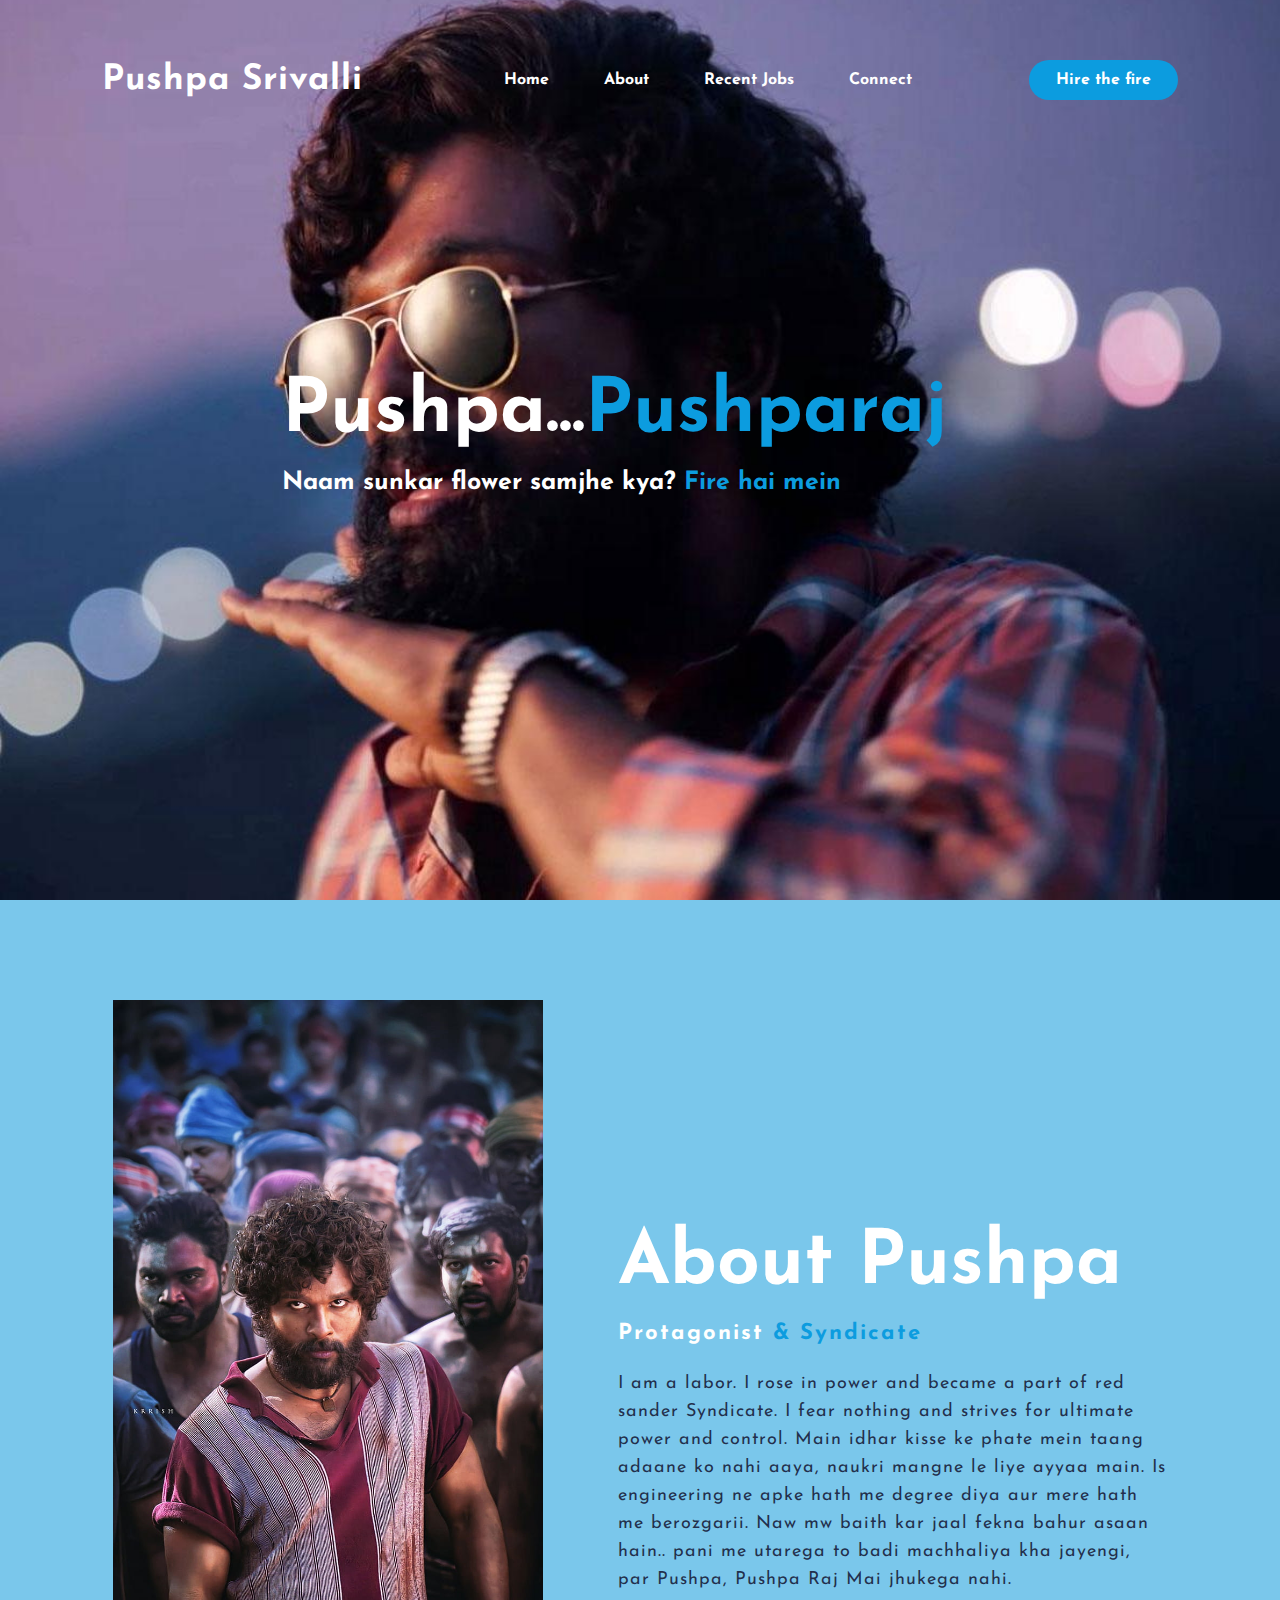
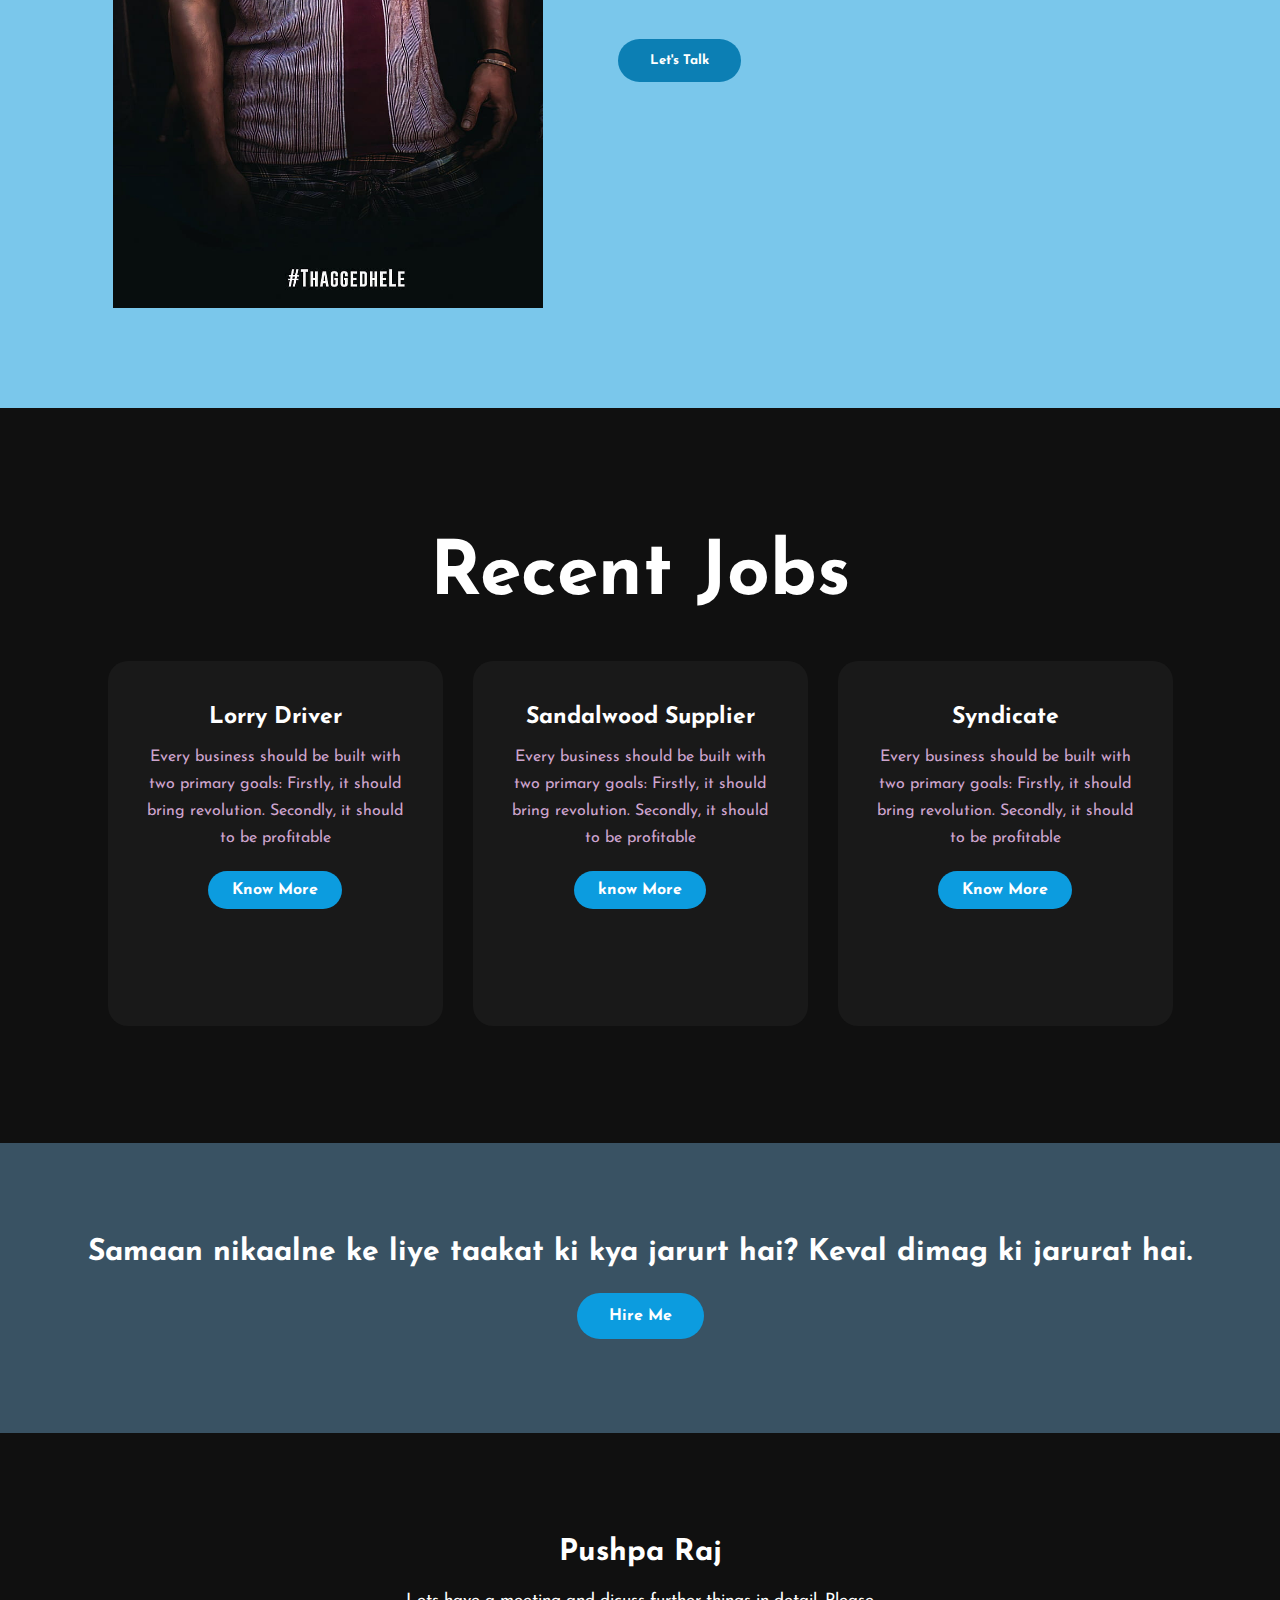
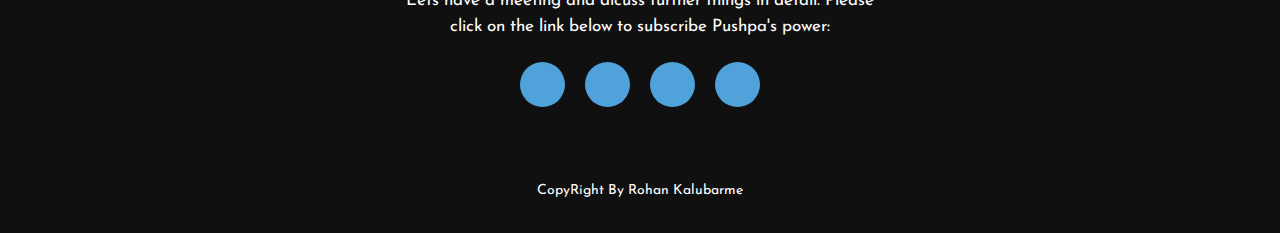
<file: portfolio/index.html>
<!DOCTYPE html>
<html>

<head>
	<title>Portfolio website</title>
	<link rel="stylesheet" href="style.css">

	<link rel="preconnect" href="https://fonts.gstatic.com">
	<link
		href="https://fonts.googleapis.com/css2?family=Josefin+Sans:ital,wght@0,100;0,200;0,300;0,400;0,500;0,600;0,700;1,100;1,200;1,300;1,400;1,500;1,600;1,700&display=swap"
		rel="stylesheet">

	<link rel="stylesheet" href="https://cdnjs.cloudflare.com/ajax/libs/font-awesome/5.15.3/css/all.min.css"
		integrity="sha512-iBBXm8fW90+nuLcSKlbmrPcLa0OT92xO1BIsZ+ywDWZCvqsWgccV3gFoRBv0z+8dLJgyAHIhR35VZc2oM/gI1w=="
		crossorigin="anonymous" referrerpolicy="no-referrer" />

</head>

<body>
	<!----hero Section start---->

	<div class="hero">
		<nav>
			<h2 class="logo">Pushpa Srivalli &nbsp</h2>
			<ul>
				<li><a href="#">Home</a></li>
				<li><a href="#">About </a></li>
				<li><a href="#">Recent Jobs</a></li>
				<li><a href="#">Connect</a></li>
			</ul>
			<a href="#" class="btn">Hire the fire</a>
		</nav>

		<div class="content">
			<h1>Pushpa...<span>Pushparaj</span></h1>
			<h3> Naam sunkar flower samjhe kya?<span> Fire hai mein</span></h3>
			
		</div>
	</div>

	<!----About section start---->
	<section class="about">
		<div class="main">
			<img src="pushpa1.png">
			<div class="about-text">
				<h2>About Pushpa</h2>
				<h5>Protagonist <span>& Syndicate</span></h5>
				<p>I am a labor. I rose in power and became a part of red sander Syndicate. I fear nothing and strives
					for ultimate power and control. Main idhar kisse ke phate mein taang adaane ko nahi aaya, naukri
					mangne le liye ayyaa main. Is engineering ne apke hath me degree diya aur mere hath me berozgarii.
					Naw mw baith kar jaal fekna bahur asaan hain.. pani me utarega to badi machhaliya kha jayengi, par
					Pushpa, Pushpa Raj Mai jhukega nahi.</p>
				<button type="button">Let's Talk</button>
			</div>
		</div>
	</section>

	<!-----service section start----------->
	<div class="service">
		<div class="title">
			<h2>Recent Jobs</h2>
		</div>

		<div class="box">
			<div class="card">
				<i class="fas fa-bars"></i>
				<h5>Lorry Driver</h5>
				<div class="pra">
					<p>Every business should be built with two primary goals: Firstly, it should bring revolution.
						Secondly, it should to be profitable</p>

					<p style="text-align: center;">
						<a class="button" href="#">Know More</a>
					</p>
				</div>
			</div>

			<div class="card">
				<i class="far fa-user"></i>
				<h5>Sandalwood Supplier</h5>
				<div class="pra">
					<p>Every business should be built with two primary goals: Firstly, it should bring revolution.
						Secondly, it should to be profitable</p>

					<p style="text-align: center;">
						<a class="button" href="#">know More</a>
					</p>
				</div>
			</div>

			<div class="card">
				<i class="far fa-bell"></i>
				<h5>Syndicate</h5>
				<div class="pra">
					<p>Every business should be built with two primary goals: Firstly, it should bring revolution.
						Secondly, it should to be profitable</p>

					<p style="text-align: center;">
						<a class="button" href="#">Know More</a>
					</p>
				</div>
			</div>
		</div>
	</div>

	<!------Contact Me------>
	<div class="contact-me">
		<p>Samaan nikaalne ke liye taakat ki kya jarurt hai? Keval dimag ki jarurat hai.</p>
		<a class="button-two" href="#">Hire Me</a>
	</div>

	<!------footer start--------->
	<footer>
		<p>Pushpa Raj</p>
		<p> Lets have a meeting and dicuss further things in detail. Please click on the link below to subscribe
			Pushpa's power:</p>
		<div class="social">
			<a href="#"><i class="fab fa-facebook-f"></i></a>
			<a href="#"><i class="fab fa-twitter"></i></a>
			<a href="#"><i class="fab fa-instagram"></i></a>
			<a href="#"><i class="fab fa-pinterest"></i></a>
		</div>
		<p class="end">CopyRight By Rohan Kalubarme</p>
	</footer>
</body>

</html>
</file>
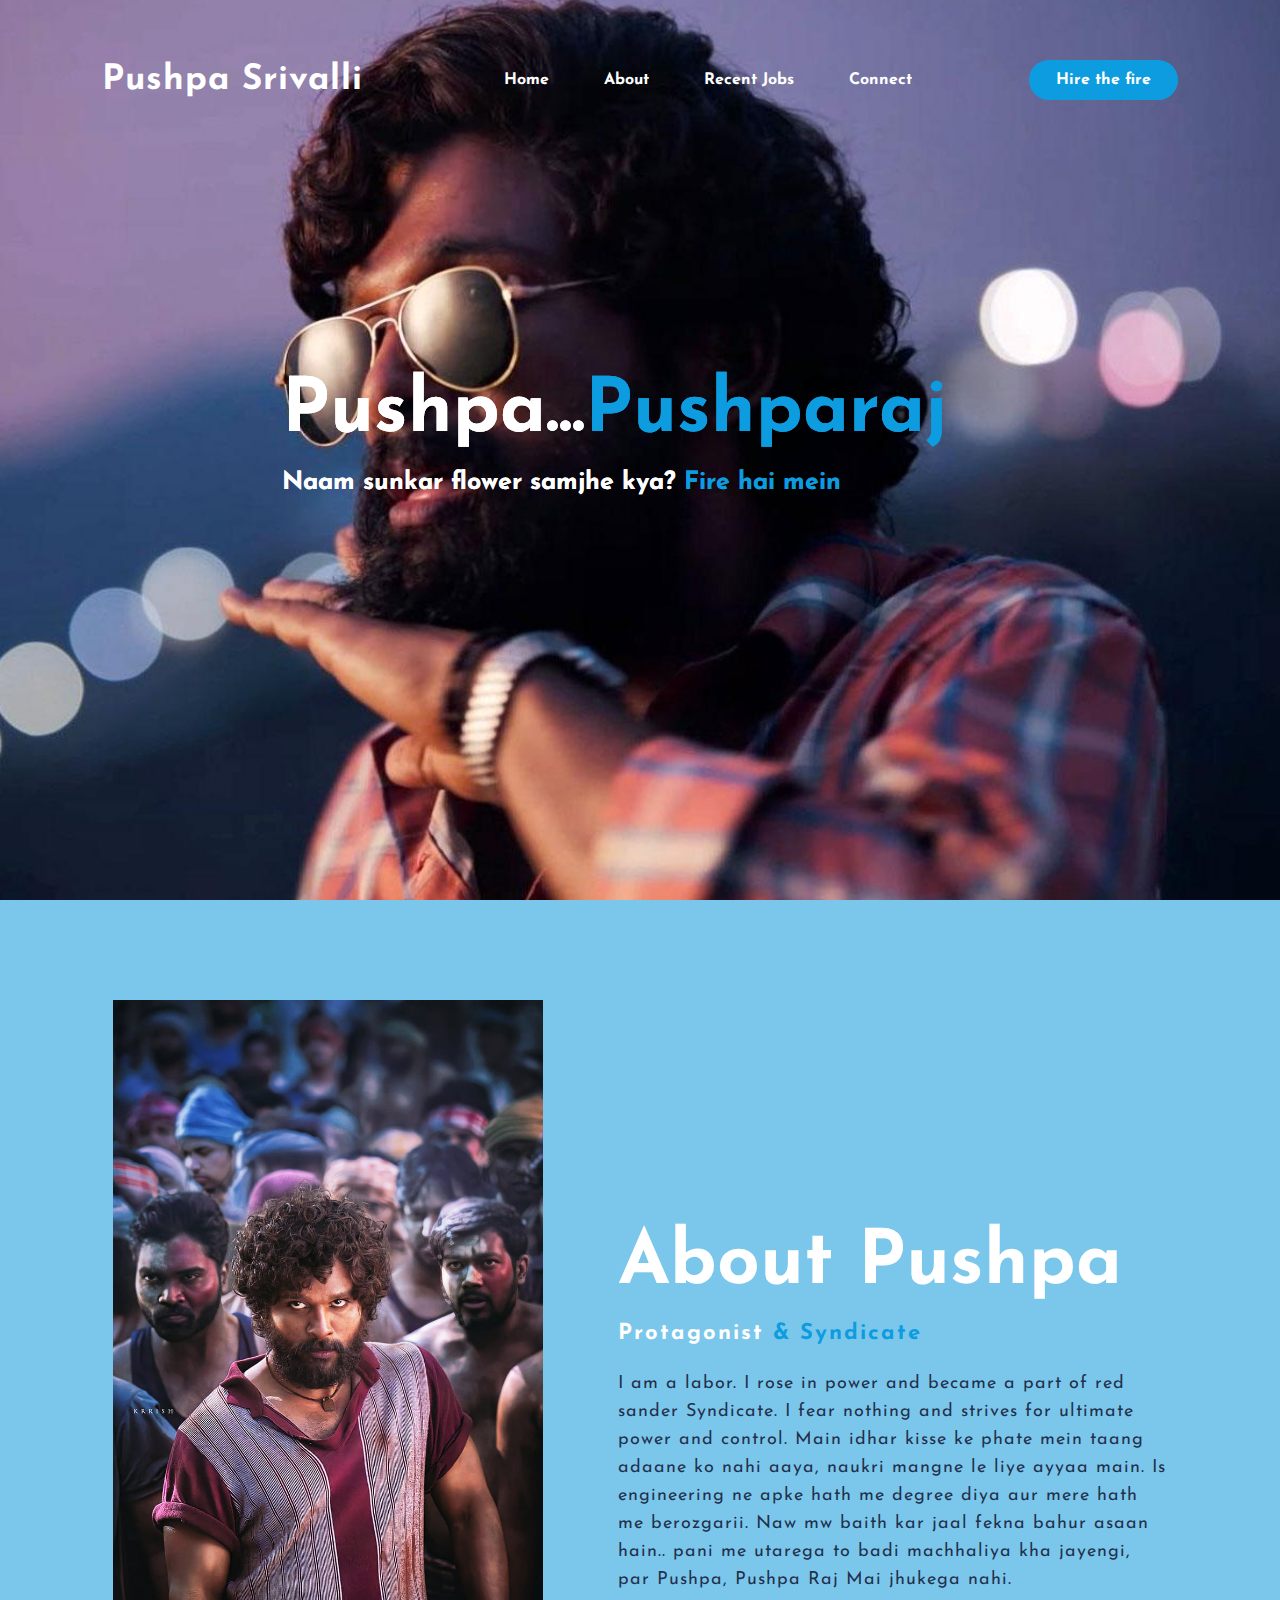
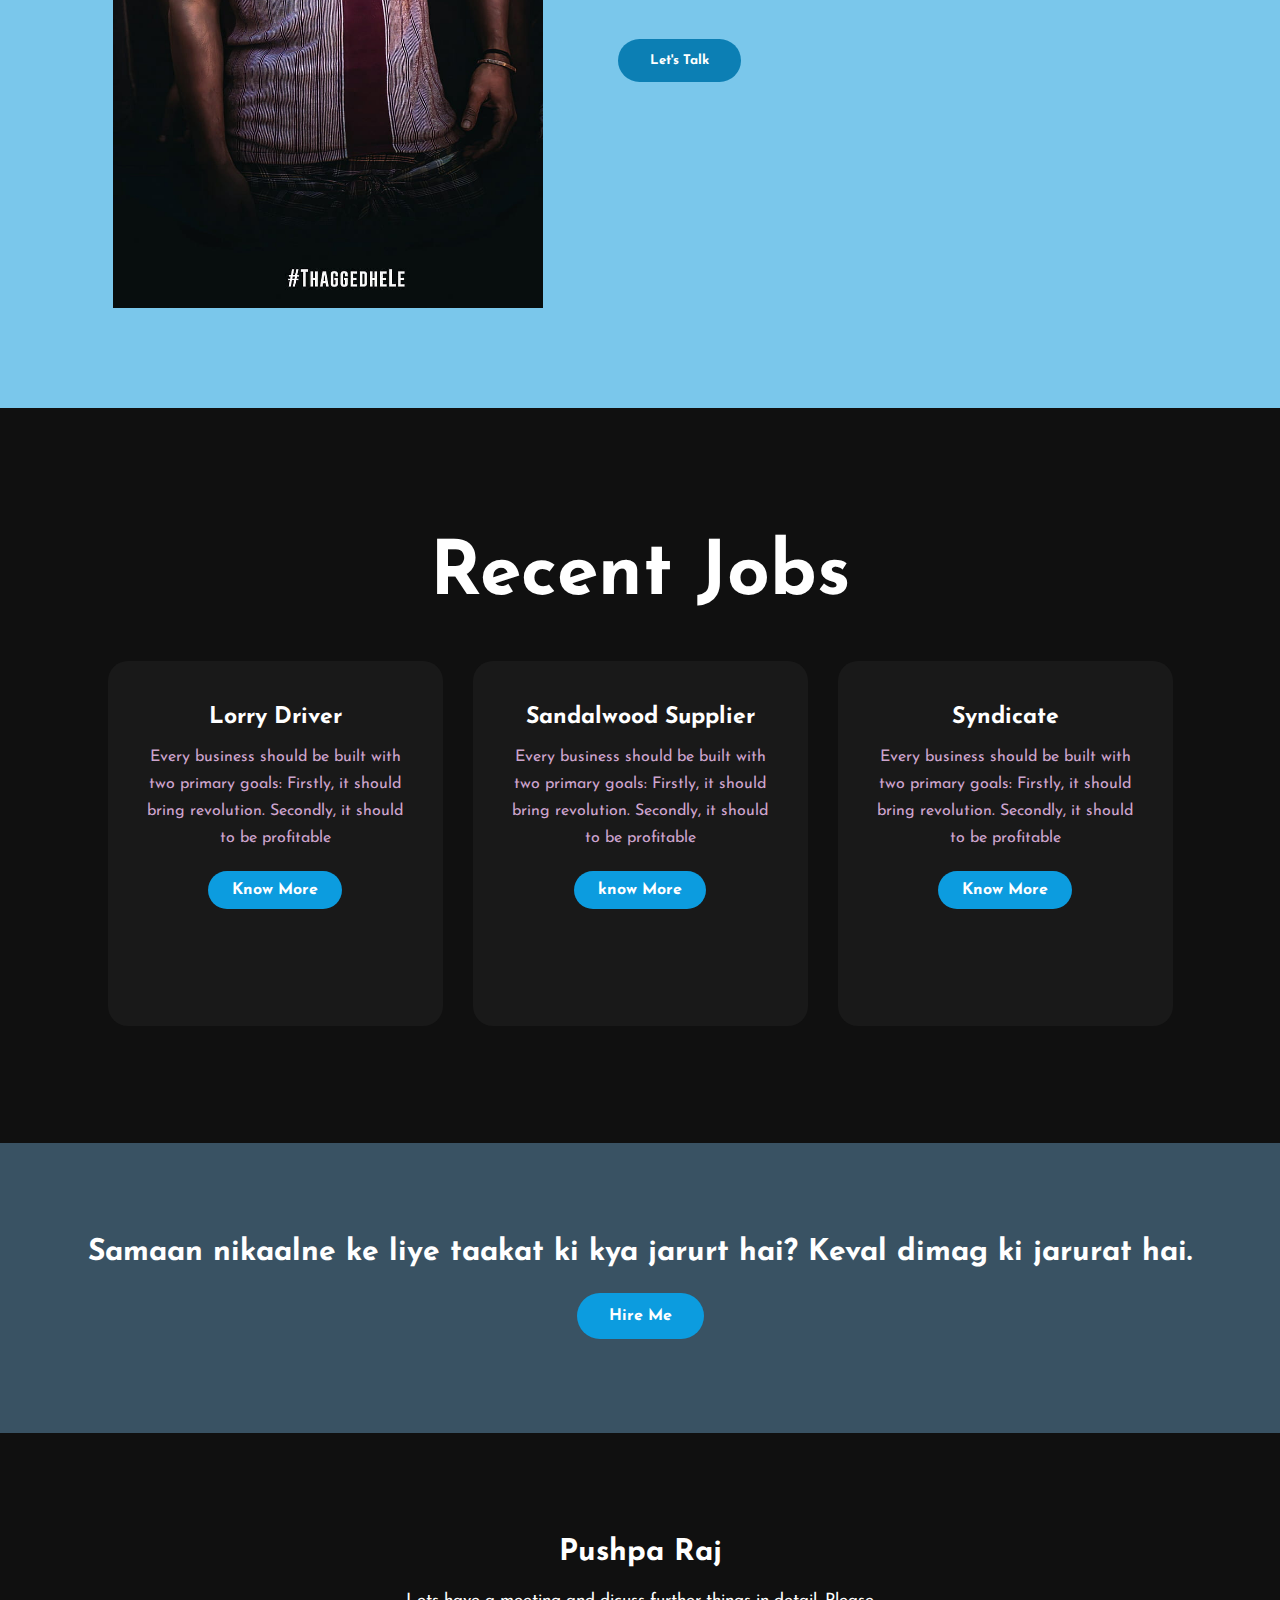
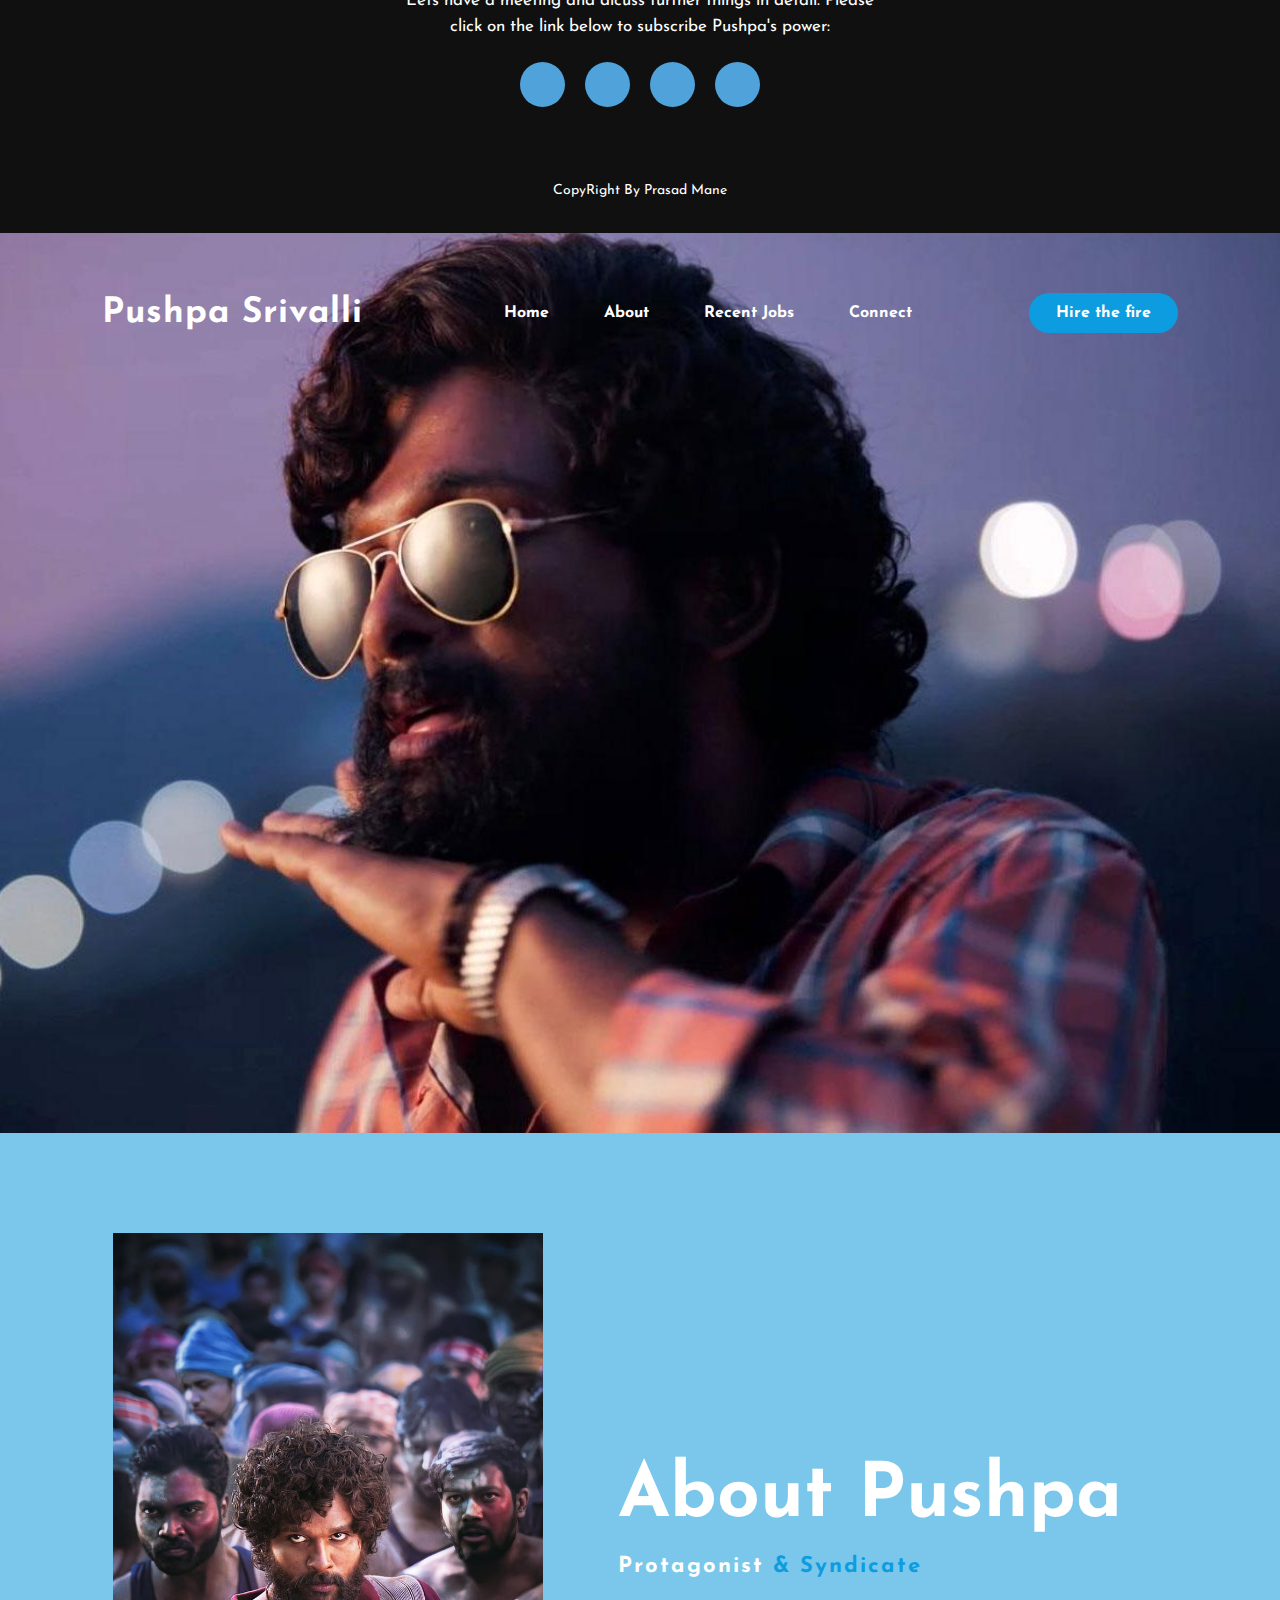
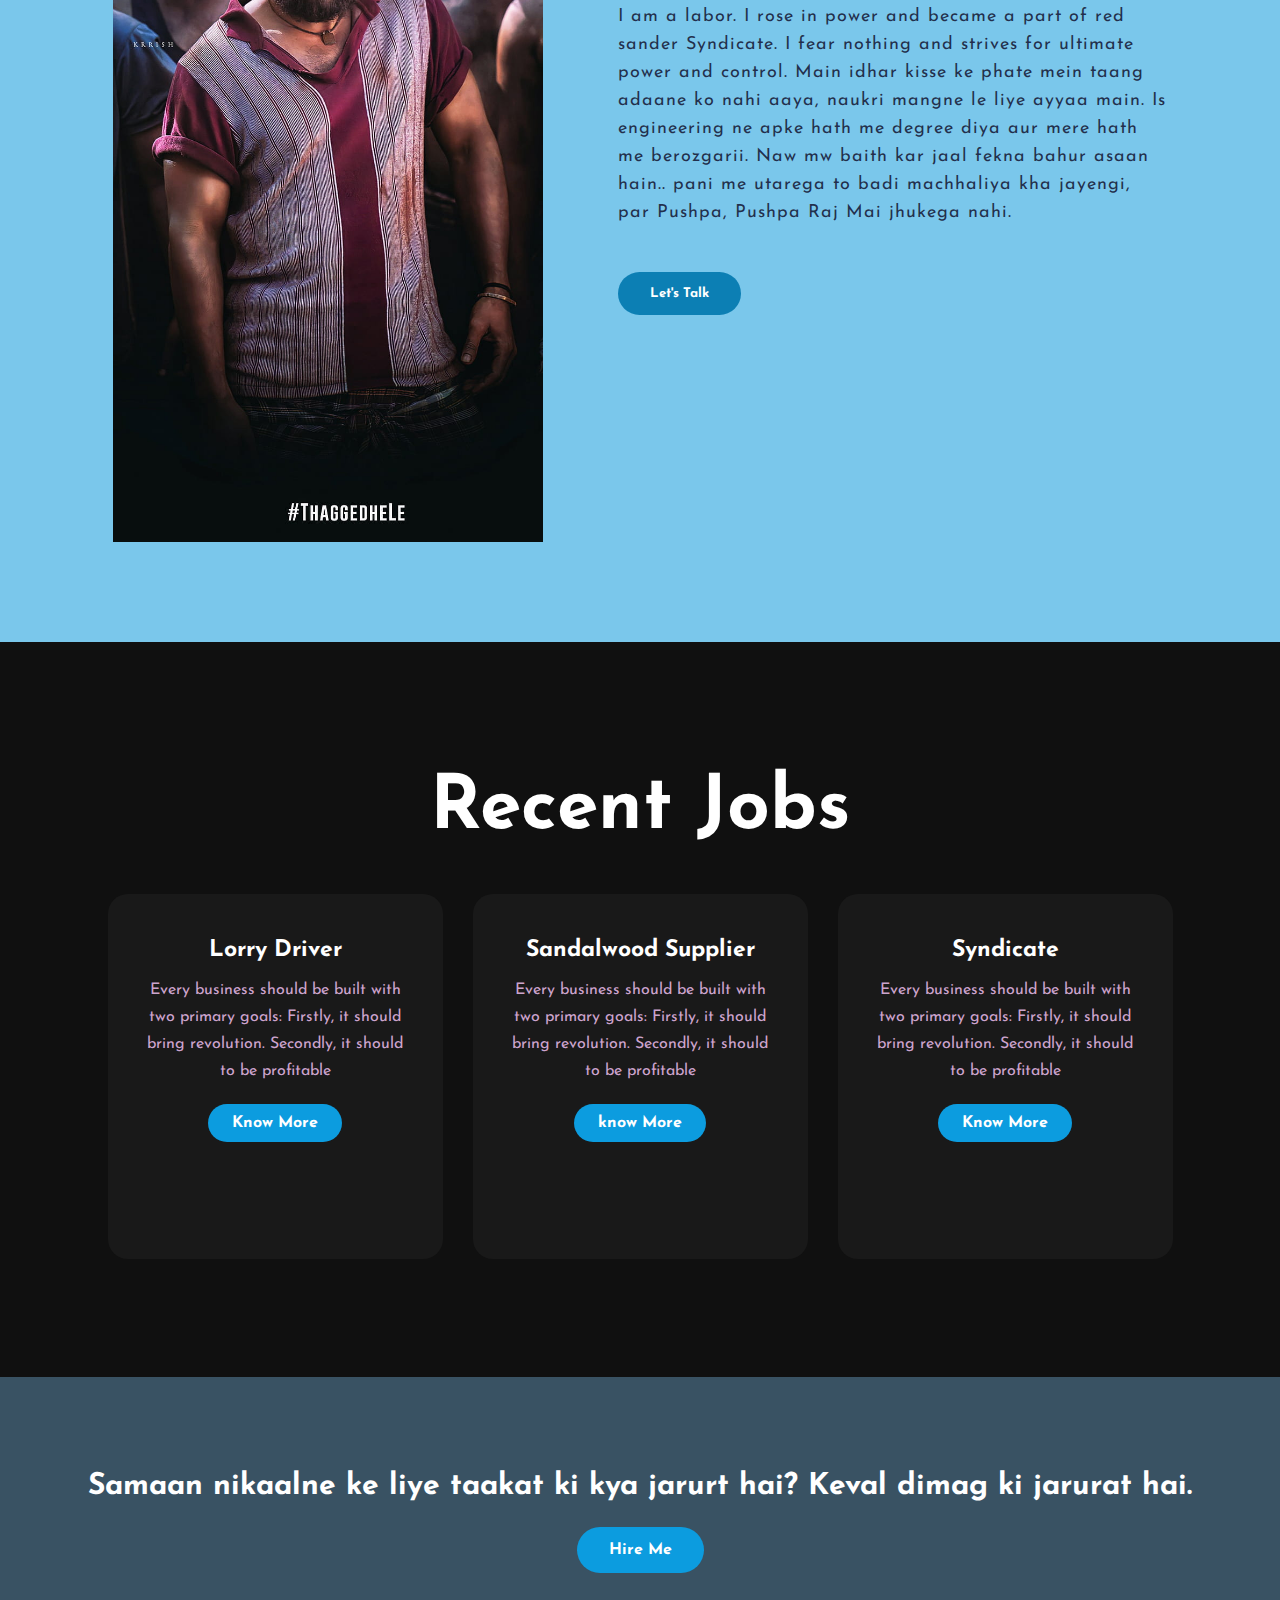
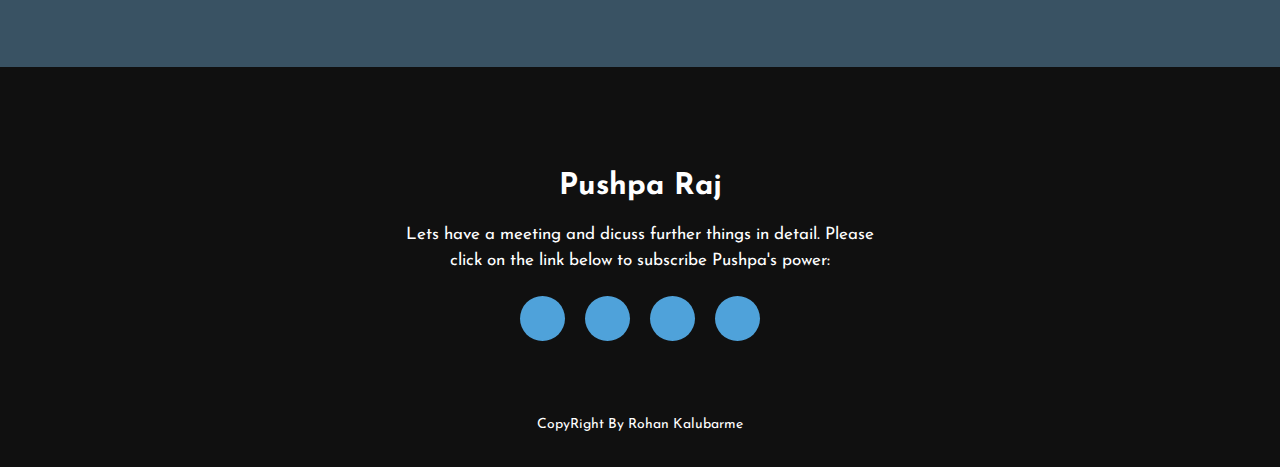
<file: portfolio/port.html>
<!DOCTYPE html>
<html>

<head>
	<title>Portfolio website</title>
	<link rel="stylesheet" href="style.css">

	<link rel="preconnect" href="https://fonts.gstatic.com">
	<link
		href="https://fonts.googleapis.com/css2?family=Josefin+Sans:ital,wght@0,100;0,200;0,300;0,400;0,500;0,600;0,700;1,100;1,200;1,300;1,400;1,500;1,600;1,700&display=swap"
		rel="stylesheet">

	<link rel="stylesheet" href="https://cdnjs.cloudflare.com/ajax/libs/font-awesome/5.15.3/css/all.min.css"
		integrity="sha512-iBBXm8fW90+nuLcSKlbmrPcLa0OT92xO1BIsZ+ywDWZCvqsWgccV3gFoRBv0z+8dLJgyAHIhR35VZc2oM/gI1w=="
		crossorigin="anonymous" referrerpolicy="no-referrer" />

</head>

<body>
	<!----hero Section start---->

	<div class="hero">
		<nav>
			<h2 class="logo">Pushpa Srivalli &nbsp</h2>
			<ul>
				<li><a href="#">Home</a></li>
				<li><a href="#">About </a></li>
				<li><a href="#">Recent Jobs</a></li>
				<li><a href="#">Connect</a></li>
			</ul>
			<a href="#" class="btn">Hire the fire</a>
		</nav>

		<div class="content">
			<h1>Pushpa...<span>Pushparaj</span></h1>
			<h3> Naam sunkar flower samjhe kya?<span> Fire hai mein</span></h3>
			
		</div>
	</div>

	<!----About section start---->
	<section class="about">
		<div class="main">
			<img src="pushpa1.png">
			<div class="about-text">
				<h2>About Pushpa</h2>
				<h5>Protagonist <span>& Syndicate</span></h5>
				<p>I am a labor. I rose in power and became a part of red sander Syndicate. I fear nothing and strives
					for ultimate power and control. Main idhar kisse ke phate mein taang adaane ko nahi aaya, naukri
					mangne le liye ayyaa main. Is engineering ne apke hath me degree diya aur mere hath me berozgarii.
					Naw mw baith kar jaal fekna bahur asaan hain.. pani me utarega to badi machhaliya kha jayengi, par
					Pushpa, Pushpa Raj Mai jhukega nahi.</p>
				<button type="button">Let's Talk</button>
			</div>
		</div>
	</section>

	<!-----service section start----------->
	<div class="service">
		<div class="title">
			<h2>Recent Jobs</h2>
		</div>

		<div class="box">
			<div class="card">
				<i class="fas fa-bars"></i>
				<h5>Lorry Driver</h5>
				<div class="pra">
					<p>Every business should be built with two primary goals: Firstly, it should bring revolution.
						Secondly, it should to be profitable</p>

					<p style="text-align: center;">
						<a class="button" href="#">Know More</a>
					</p>
				</div>
			</div>

			<div class="card">
				<i class="far fa-user"></i>
				<h5>Sandalwood Supplier</h5>
				<div class="pra">
					<p>Every business should be built with two primary goals: Firstly, it should bring revolution.
						Secondly, it should to be profitable</p>

					<p style="text-align: center;">
						<a class="button" href="#">know More</a>
					</p>
				</div>
			</div>

			<div class="card">
				<i class="far fa-bell"></i>
				<h5>Syndicate</h5>
				<div class="pra">
					<p>Every business should be built with two primary goals: Firstly, it should bring revolution.
						Secondly, it should to be profitable</p>

					<p style="text-align: center;">
						<a class="button" href="#">Know More</a>
					</p>
				</div>
			</div>
		</div>
	</div>

	<!------Contact Me------>
	<div class="contact-me">
		<p>Samaan nikaalne ke liye taakat ki kya jarurt hai? Keval dimag ki jarurat hai.</p>
		<a class="button-two" href="#">Hire Me</a>
	</div>

	<!------footer start--------->
	<footer>
		<p>Pushpa Raj</p>
		<p> Lets have a meeting and dicuss further things in detail. Please click on the link below to subscribe
			Pushpa's power:</p>
		<div class="social">
			<a href="#"><i class="fab fa-facebook-f"></i></a>
			<a href="#"><i class="fab fa-twitter"></i></a>
			<a href="#"><i class="fab fa-instagram"></i></a>
			<a href="#"><i class="fab fa-pinterest"></i></a>
		</div>
		<p class="end">CopyRight By Prasad Mane</p>
	</footer>
</body>

</html><!DOCTYPE html>
<html>

<head>
	<title>Portfolio website</title>
	<link rel="stylesheet" href="style.css">

	<link rel="preconnect" href="https://fonts.gstatic.com">
	<link
		href="https://fonts.googleapis.com/css2?family=Josefin+Sans:ital,wght@0,100;0,200;0,300;0,400;0,500;0,600;0,700;1,100;1,200;1,300;1,400;1,500;1,600;1,700&display=swap"
		rel="stylesheet">

	<link rel="stylesheet" href="https://cdnjs.cloudflare.com/ajax/libs/font-awesome/5.15.3/css/all.min.css"
		integrity="sha512-iBBXm8fW90+nuLcSKlbmrPcLa0OT92xO1BIsZ+ywDWZCvqsWgccV3gFoRBv0z+8dLJgyAHIhR35VZc2oM/gI1w=="
		crossorigin="anonymous" referrerpolicy="no-referrer" />

</head>

<body>
	<!----hero Section start---->

	<div class="hero">
		<nav>
			<h2 class="logo">Pushpa Srivalli &nbsp</h2>
			<ul>
				<li><a href="#">Home</a></li>
				<li><a href="#">About </a></li>
				<li><a href="#">Recent Jobs</a></li>
				<li><a href="#">Connect</a></li>
			</ul>
			<a href="#" class="btn">Hire the fire</a>
		</nav>

		<div class="content">
			<h1>Pushpa...<span>Pushparaj</span></h1>
			<h3> Naam sunkar flower samjhe kya?<span> Fire hai mein</span></h3>
			
		</div>
	</div>

	<!----About section start---->
	<section class="about">
		<div class="main">
			<img src="pushpa1.png">
			<div class="about-text">
				<h2>About Pushpa</h2>
				<h5>Protagonist <span>& Syndicate</span></h5>
				<p>I am a labor. I rose in power and became a part of red sander Syndicate. I fear nothing and strives
					for ultimate power and control. Main idhar kisse ke phate mein taang adaane ko nahi aaya, naukri
					mangne le liye ayyaa main. Is engineering ne apke hath me degree diya aur mere hath me berozgarii.
					Naw mw baith kar jaal fekna bahur asaan hain.. pani me utarega to badi machhaliya kha jayengi, par
					Pushpa, Pushpa Raj Mai jhukega nahi.</p>
				<button type="button">Let's Talk</button>
			</div>
		</div>
	</section>

	<!-----service section start----------->
	<div class="service">
		<div class="title">
			<h2>Recent Jobs</h2>
		</div>

		<div class="box">
			<div class="card">
				<i class="fas fa-bars"></i>
				<h5>Lorry Driver</h5>
				<div class="pra">
					<p>Every business should be built with two primary goals: Firstly, it should bring revolution.
						Secondly, it should to be profitable</p>

					<p style="text-align: center;">
						<a class="button" href="#">Know More</a>
					</p>
				</div>
			</div>

			<div class="card">
				<i class="far fa-user"></i>
				<h5>Sandalwood Supplier</h5>
				<div class="pra">
					<p>Every business should be built with two primary goals: Firstly, it should bring revolution.
						Secondly, it should to be profitable</p>

					<p style="text-align: center;">
						<a class="button" href="#">know More</a>
					</p>
				</div>
			</div>

			<div class="card">
				<i class="far fa-bell"></i>
				<h5>Syndicate</h5>
				<div class="pra">
					<p>Every business should be built with two primary goals: Firstly, it should bring revolution.
						Secondly, it should to be profitable</p>

					<p style="text-align: center;">
						<a class="button" href="#">Know More</a>
					</p>
				</div>
			</div>
		</div>
	</div>

	<!------Contact Me------>
	<div class="contact-me">
		<p>Samaan nikaalne ke liye taakat ki kya jarurt hai? Keval dimag ki jarurat hai.</p>
		<a class="button-two" href="#">Hire Me</a>
	</div>

	<!------footer start--------->
	<footer>
		<p>Pushpa Raj</p>
		<p> Lets have a meeting and dicuss further things in detail. Please click on the link below to subscribe
			Pushpa's power:</p>
		<div class="social">
			<a href="#"><i class="fab fa-facebook-f"></i></a>
			<a href="#"><i class="fab fa-twitter"></i></a>
			<a href="#"><i class="fab fa-instagram"></i></a>
			<a href="#"><i class="fab fa-pinterest"></i></a>
		</div>
		<p class="end">CopyRight By Rohan Kalubarme</p>
	</footer>
</body>

</html>
</file>
<file: portfolio/style.css>
*{
	padding: 0;
	margin: 0;
	font-family: 'Josefin Sans', sans-serif;
	box-sizing: border-box;
	
}
.hero{
	height: 100vh;
	width: 100%;
	background-image: url(pushpa6.png);
	background-size: cover;
	background-position: center;
	background-color: 	#06725e;
}
nav{
	display: flex;
	align-items: center;
	justify-content: space-between;
	padding-top: 60px;
	padding-left: 8%;
	padding-right: 8%;
    
    text-align: center;
	
}
.logo{
	color: white;
	font-size: 35px;
	letter-spacing: 1px;
	cursor: pointer;
}
span{
	color: #0c9cdf;
}
nav ul li{
	list-style-type: none;
	display: inline-block;
	padding: 10px  25px;
}
nav ul li a{
	color: white;
	text-decoration: none;
	font-weight: bold;
	text-transform: capitalize;
}
nav ul li a:hover{
	color: #0c9cdf;
	transition: .4s;
}
.btn{
	background-color:#0c9cdf;
	color: white;
	text-decoration: none;
	border: 2px solid transparent;
	font-weight: bold;
	padding: 10px 25px;
	border-radius: 30px;
	transition: transform .4s; 
}
.btn:hover{
	transform: scale(1.2);
}
.content{
	position: absolute;
	top: 50%;
	left:22%;
	transform: translateY(-50%);
	/* background-color:rgb(83, 58, 67); */
}
h1{
	color: white;
	margin: 20px 0px 20px;
	font-size: 75px;
}
h3{
	color: white;
	font-size: 25px;
	margin-bottom: 50px;
}
h4{
	color: #fcfc;
	letter-spacing: 2px;
	font-size: 20px;
}
.newslatter form{
	width: 380px;
	max-width: 100%;
	position: relative;
}
.newslatter form input:first-child{
	display: inline-block;
	width: 100%;
	padding: 14px 130px 14px 15px;
	border: 2px solid #0c9cdf;
	outline: none;
	border-radius: 30px;
}
.newslatter form input:last-child{
	position: absolute;
	display: inline-block;
	outline: none;
	border: none;
	padding: 10px 30px;
	border-radius: 30px;
	background-color:#0c9cdf;
	color: white;
	box-shadow: 0px 0px 5px #000, 0px 0px 15px #858585;
	top: 6px;
	right: 6px; 
}

.about{
	width: 100%;
	padding: 100px 0px;
	background-color: #7ac7eb;
}
.about img{
	height: auto;
	width: 430px;
}
.about-text{
	width: 550px;
}
.main{
	width: 1130px;
	max-width: 95%;
	margin: 0 auto;
	display: flex;
	align-items: center;
	justify-content: space-around;
}
.about-text h2{
	color: white;
	font-size: 75px;
	text-transform: capitalize;
	margin-bottom: 20px;
}
.about-text h5{
	color: white;
	letter-spacing: 2px;
	font-size: 22px;
	margin-bottom: 25px;
	text-transform: capitalize;
}
.about-text p{
	color: rgba(10, 5, 34, 0.8);
	letter-spacing: 1px;
	line-height: 28px;
	font-size: 18px;
	margin-bottom: 45px;
}
button{
	background-color:#0c7fb4;
	color: white;
	text-decoration: none;
	border: 2px solid transparent;
	font-weight: bold;
	padding: 13px 30px;
	border-radius: 30px;
	transition: .4s; 
}
button:hover{
	background-color: transparent;
	border: 2px solid #0c9cdf;
	cursor: pointer;
}

.service{
	background: #101010;
	width: 100%;
	padding: 100px 0px;
}
.title h2{
	color: white;
	font-size: 75px;
	width: 1130px;
	margin: 30px auto;
	text-align: center;
}
.box{
	display: flex;
	justify-content: center;
	align-items: center;
	min-height: 400px;
}
.card{
	height: 365px;
	width: 335px;
	padding: 20px 35px;
	background: #191919;
	border-radius: 20px;
	margin: 15px;
	position: relative;
	overflow: hidden;
	text-align: center;
}
.card i{
	font-size: 50px;
	display: block;
	text-align: center;
	margin: 25px 0px;
	color: #0c9cdf;

}
h5{
	color: white;
	font-size: 23px;
	margin-bottom: 15px;
}
.pra p{
	color: #fcfc;
	font-size: 16px;
	line-height: 27px;
	margin-bottom: 25px;
}
.card .button{
	background-color:#0c9cdf;
	color: white;
	text-decoration: none;
	border: 2px solid transparent;
	font-weight: bold;
	padding: 9px 22px;
	border-radius: 30px;
	transition: .4s; 
}
.card .button:hover{
	background-color: transparent;
	border: 2px solid #0c9cdf;
	cursor: pointer;
}
.contact-me{
	width: 100%;
	height: 290px;
	background: #395263;
	display: flex;
	align-items: center;
	flex-direction: column;
	justify-content: center;
}
.contact-me p{
	color: white;
	font-size: 30px;
	font-weight: bold;
	margin-bottom: 25px;
}
.contact-me .button-two{
	background-color:#0c9cdf;
	color: white;
	text-decoration: none;
	border: 2px solid transparent;
	font-weight: bold;
	padding: 13px 30px;
	border-radius: 30px;
	transition: .4s; 
}
.contact-me .button-two:hover{
	background-color: transparent;
	border: 2px solid #0c9cdf;
	cursor: pointer;
}
footer{
	position: relative;
	width: 100%;
	height: 400px;
	background: #101010;
	display: flex;
	flex-direction: column;
	align-items: center;
	justify-content: center;
}
footer p:nth-child(1){
	font-size: 30px;
	color: white;
	margin-bottom: 20px;
	font-weight: bold;
}
footer p:nth-child(2){
	color: white;
	font-size: 17px;
	width: 500px;
	text-align: center;
	line-height: 26px;
}
.social{
	display: flex;
}
.social a{
	width: 45px;
	height: 45px;
	display: flex;
	align-items: center;
	justify-content: center;
	background:  #4fa2da;
	border-radius: 50%;
	margin: 22px 10px;
	color: rgb(252, 252, 252);
	text-decoration: none;
	font-size: 20px;
}
.social a:hover{
	transform: scale(1.3);
	transition: .3s;
}
.end{
	position: absolute;
	color: white;
	bottom: 35px;
	font-size: 14px; 
}
</file>
